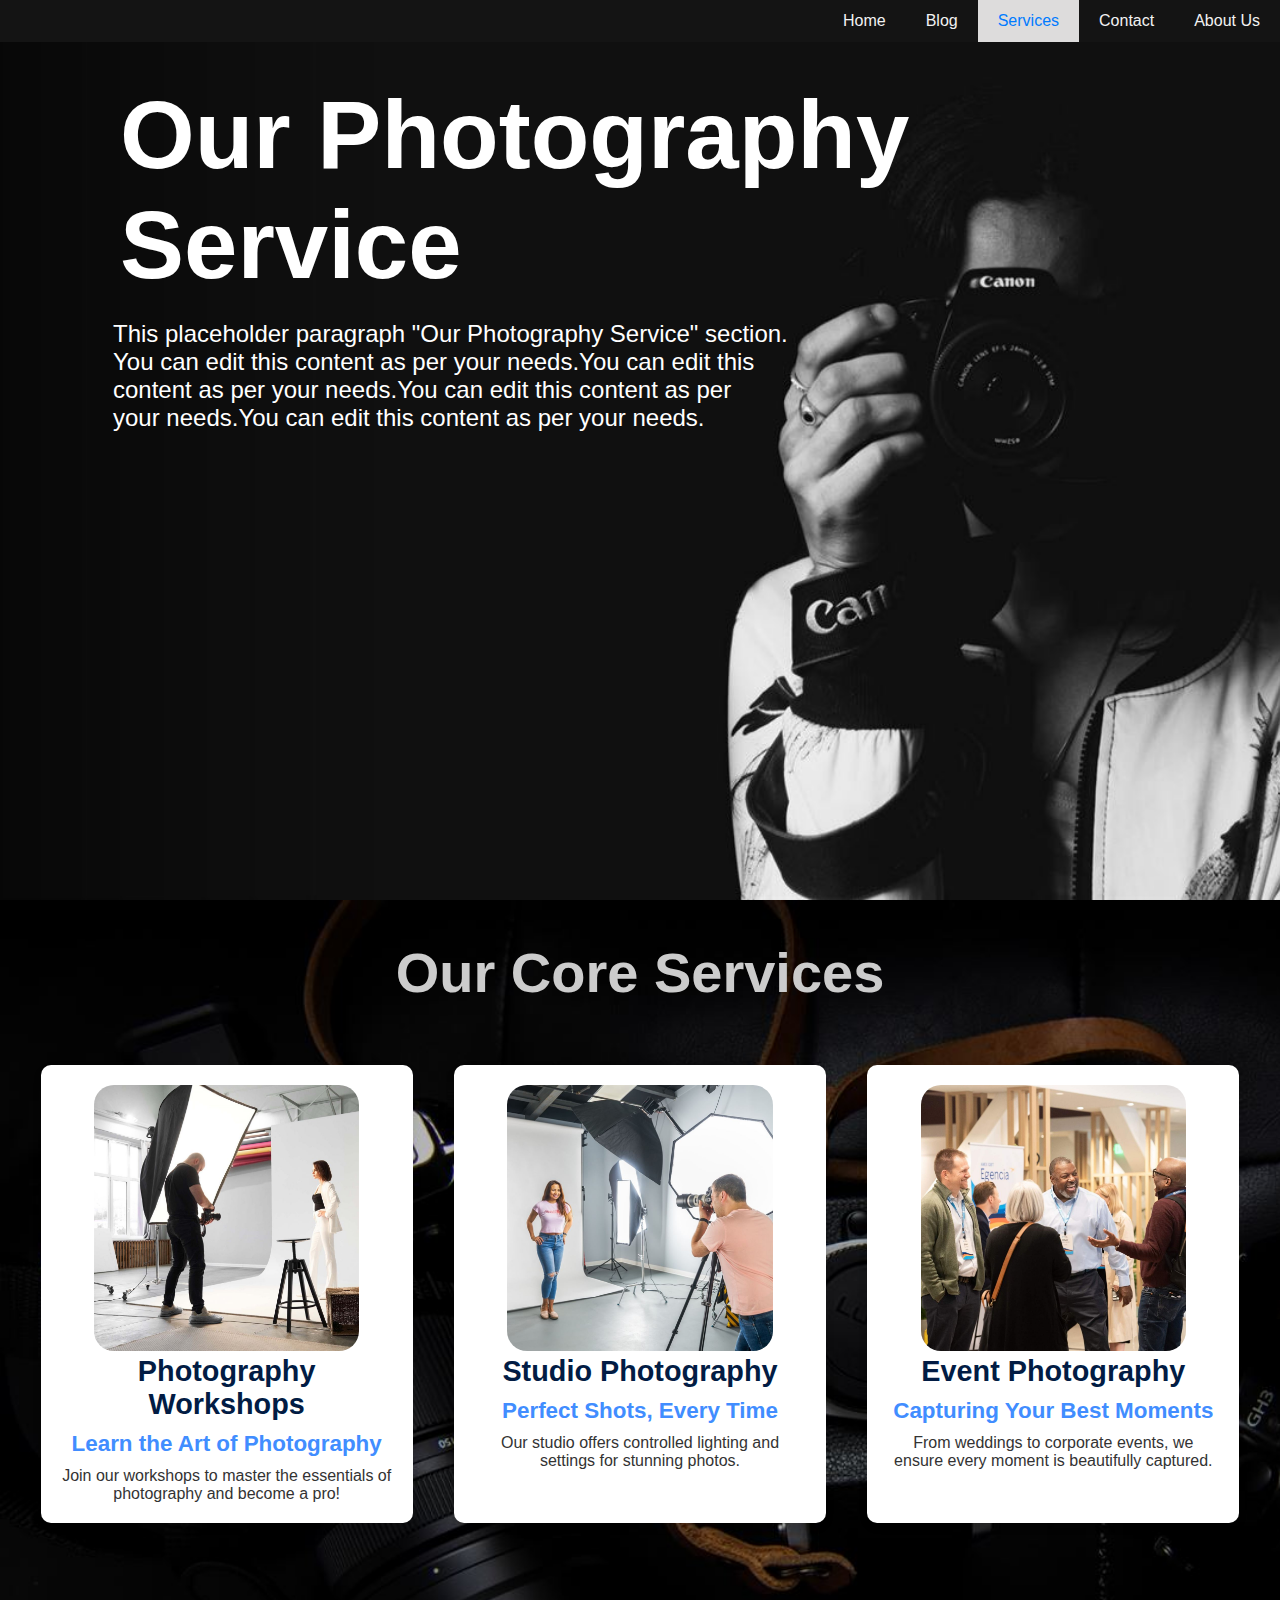
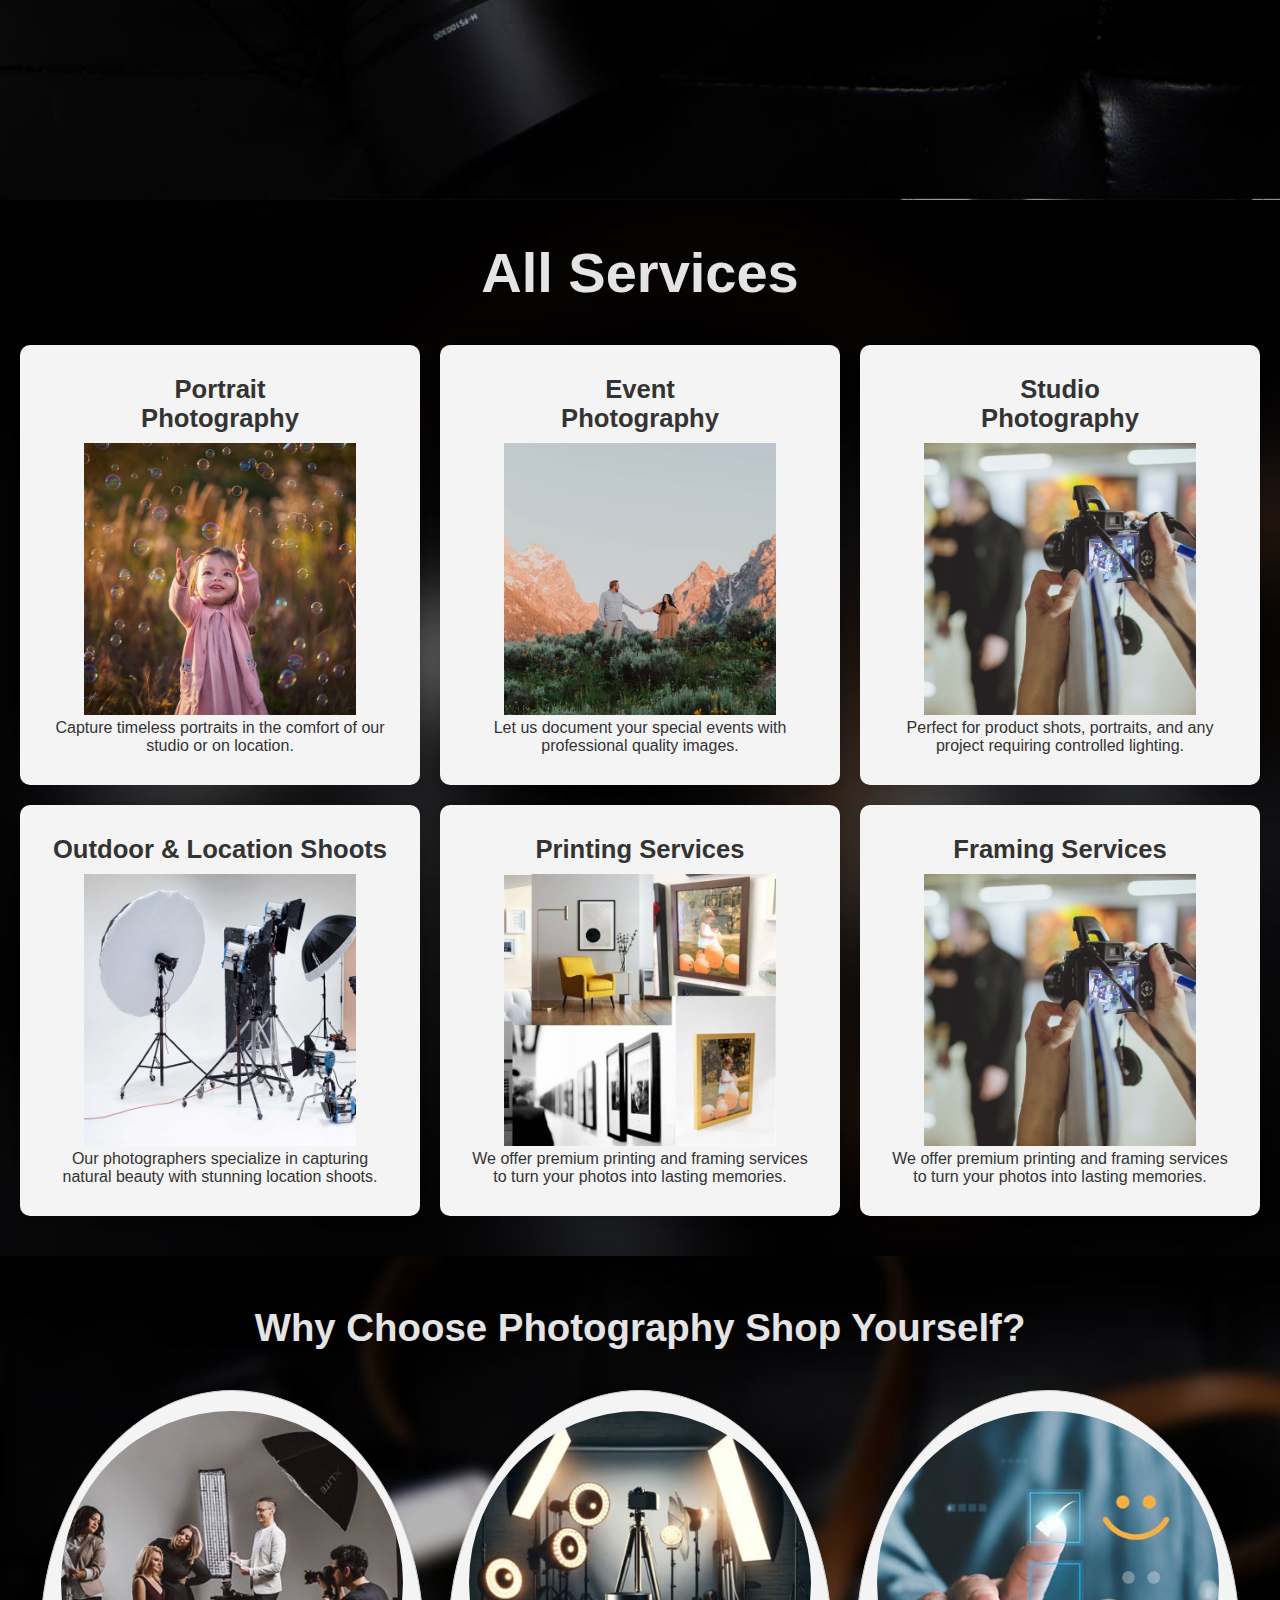
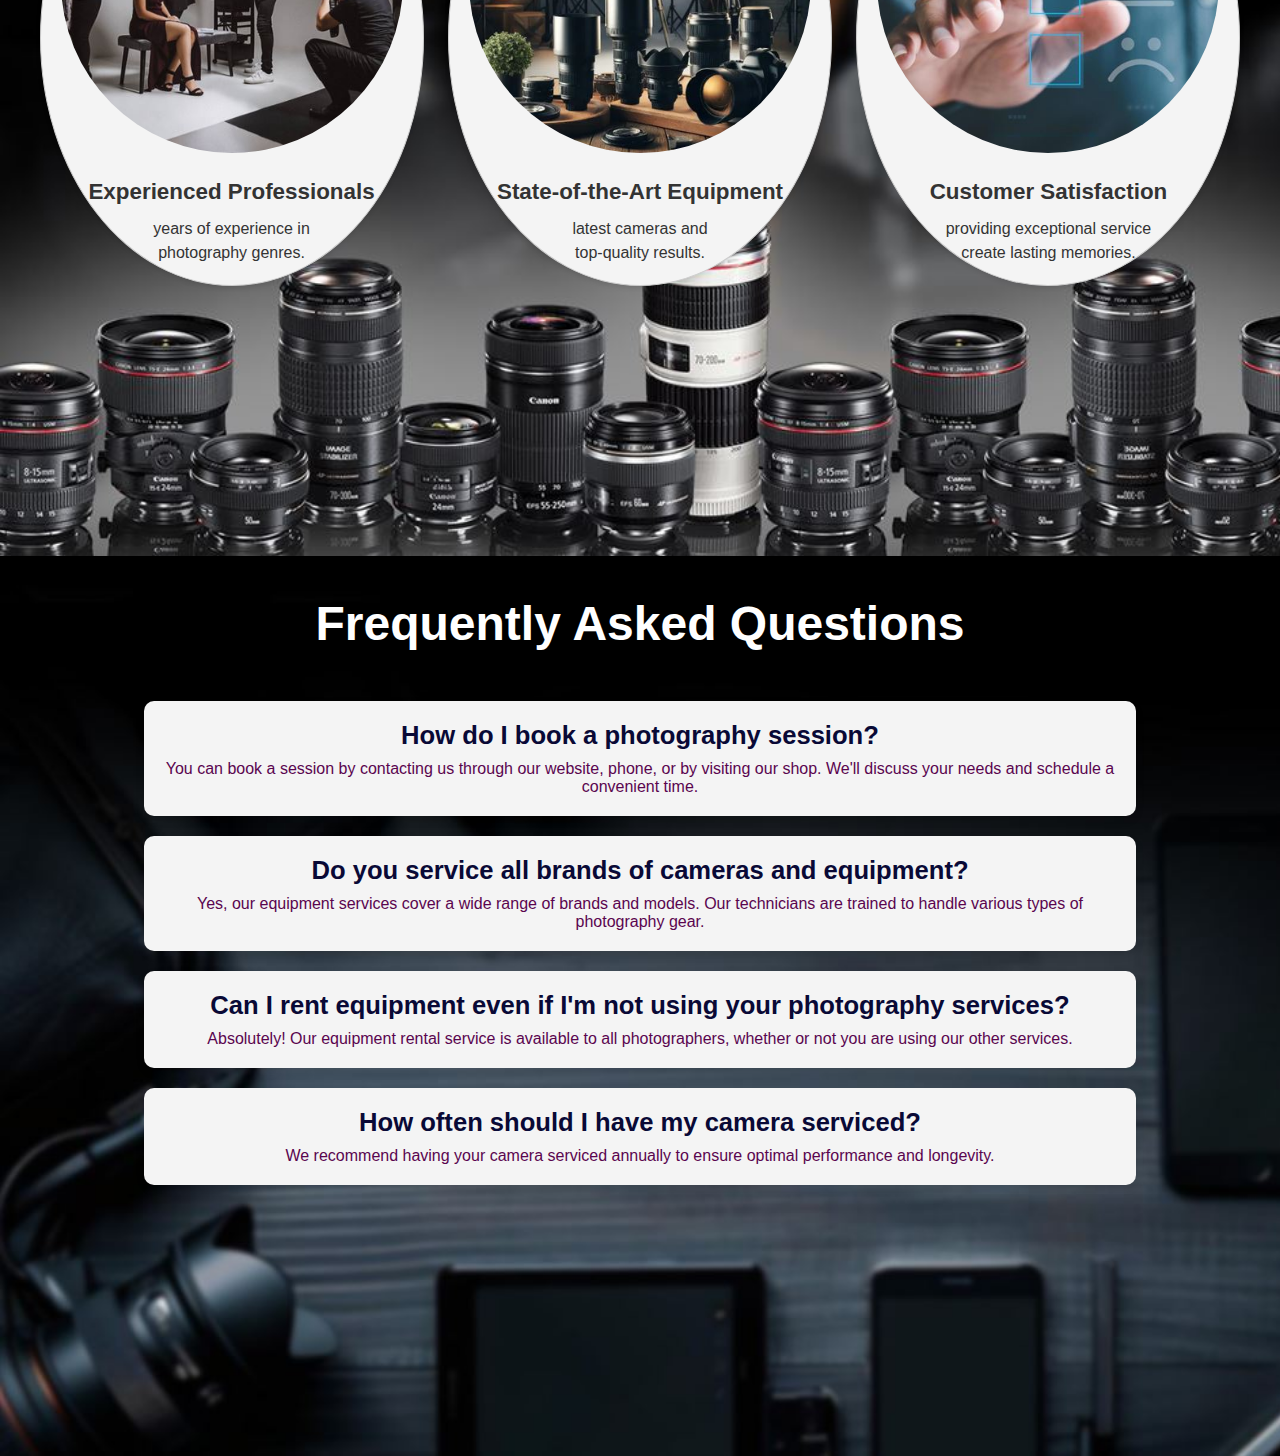
<file: services.html>
<!DOCTYPE html>
<html lang="en">
<head>
    <meta charset="UTF-8">
    <meta name="viewport" content="width=device-width, initial-scale=1.0">
    <link rel="stylesheet" href="contact_services.css">
    <title>Services</title>
</head>
<body>

    <nav>
        <a href="About.html">About Us</a>
        <a href="contact.html">Contact</a>
        <a href="services.html" class="active">Services</a>
        <a href="blog.html">Blog</a>
        <a href="index.html">Home</a>
    </nav>


    <!-- First Section with Background Image -->
    <section class="sec1">
        <div class="content">
            <h1>Our Photography <br> Service</h1>
            <p>This placeholder paragraph "Our Photography Service" section. <br>
                You can edit this content as per your needs.You can edit this <br>
                content as per your needs.You can edit this content as per <br>
                your needs.You can edit this content as per your needs.
            </p>
        </div>
    </section>
    
    <!-- Second Section -->
    <section class="sec2">
    <h2>Our Core Services</h2>
    <div class="services">
        <div class="box"> 
            <img src="SS1.jpg" alt="Photography Workshops" class="service-image" width="80%">
            <h3>Photography Workshops</h3>
            <h4>Learn the Art of Photography</h4>
            <p>Join our workshops to master the essentials of photography and become a pro!</p>
        </div>
        <div class="box">
            <img src="SS2.jpg" alt="Studio Photography" class="service-image" width="80%">
            <h3>Studio Photography</h3>
            <h4>Perfect Shots, Every Time</h4>
            <p>Our studio offers controlled lighting and settings for stunning photos.</p>
        </div>
        <div class="box">
            <img src="SS3.jpg" alt="Event Photography" class="service-image" width="80%" >
            <h3>Event Photography</h3>
            <h4>Capturing Your Best Moments</h4>
            <p>From weddings to corporate events, we ensure every moment is beautifully captured.</p>
        </div>
    </div>
</section>
    <!-- Third Section -->
    <section class="sec3">
        <h2>All Services</h2>
        <div class="all-services">
            <div class="service-box">
                <h3>Portrait <br> Photography</h3>
                <img src="F1.jpg" alt="Photography Workshops" class="service-image" width="80%">
                <p>Capture timeless portraits in the comfort of our studio or on location.</p>
            </div>
            <div class="service-box">
                <h3>Event <br> Photography</h3>
                <img src="F2.jpg" alt="Photography Workshops" class="service-image" width="80%">
                <p>Let us document your special events with professional quality images.</p>
            </div>
            <div class="service-box">
                <h3>Studio <br> Photography</h3>
                <img src="F3.jpg" alt="Photography Workshops" class="service-image" width="80%">
                <p>Perfect for product shots, portraits, and any project requiring controlled lighting.</p>
            </div> 
            <div class="service-box">
                <h3>Outdoor & Location Shoots</h3>
                <img src="F4.jpg" alt="Photography Workshops" class="service-image" width="80%">
                <p>Our photographers specialize in capturing natural beauty with stunning location shoots.</p>
            </div>
            <div class="service-box" >
                <h3>Printing Services</h3>
                <img src="F5.jpg" alt="Photography Workshops" class="service-image" width="80%">
                <p>We offer premium printing and framing services to turn your photos into lasting memories.</p>
            </div>
            <div class="service-box" >
                <h3>Framing Services</h3>
                <img src="F3.jpg" alt="Photography Workshops" class="service-image" width="80%">
                <p>We offer premium printing and framing services to turn your photos into lasting memories.</p>
            </div>
        </div>
    </section>

    <!-- Fourth Section -->
    <section class="sec4">
        <h2>Why Choose Photography Shop Yourself?</h2>
        <div class="service-box">
            <img src="T1.jpg" alt="experienced-professionals">
            <h3>Experienced Professionals</h3>
            <p>years of experience in <br>  photography genres.</p>
        </div>
        <div class="service-box">
            <img src="T2.jpg" alt="state-of-the-art-equipment">
            <h3>State-of-the-Art Equipment</h3>
            <p>latest cameras and <br> top-quality results.</p>
        </div>
        <div class="service-box">
            <img src="T3.jpg" alt="customer-satisfaction">
            <h3>Customer Satisfaction</h3>
            <p> providing exceptional service <br> create lasting memories.</p>
        </div>
    </section>

    <!-- Fifth Section -->
    <section class="sec5">
        <h2>Frequently Asked Questions</h2>
        <div class="faq">
            <div class="question">
                <h3>How do I book a photography session?</h3>
                <p>You can book a session by contacting us through our website, phone, or by visiting our shop. We'll discuss your needs and schedule a convenient time.
                </p>
            </div>
            <div class="question">
                <h3>Do you service all brands of cameras and equipment?</h3>
                <p>Yes, our equipment services cover a wide range of brands and models. Our technicians are trained to handle various types of photography gear.</p>
            </div>
            <div class="question">
                <h3>Can I rent equipment even if I'm not using your photography services?</h3>
                <p>Absolutely! Our equipment rental service is available to all photographers, whether or not you are using our other services.</p>
            </div>
            <div class="question">
                <h3>How often should I have my camera serviced?</h3>
                <p>We recommend having your camera serviced annually to ensure optimal performance and longevity.</p>
            </div>
        </div>
    </section>
</body>
</html>
</file>
<file: contact_services.css>
/* Basic Reset */

* {
    margin: 0;
    padding: 0;
    box-sizing: border-box;
}

body {
    font-family: Arial, sans-serif;
    background-color: #f4f4f4;
    color: #333;
    background-image: url(QG1.jpg);
    background-repeat: no-repeat;
    background-size: cover; /* Adjust background size for responsiveness */
    background-position: center;
}


/* Navigation Bar                   Navigation Bar                    Navigation Bar */
nav {
    background-color: #141414;
    overflow: hidden;
    position: fixed;
    z-index: 1; 
    top: 0; 
    left: 0; 
     width: 100%; 
    z-index: 999;
}

nav a {
    float: right;
    display: block;
    color: #f2f2f2;
    text-align: center;
    padding: 12px 20px;
    text-decoration: none;
    position: relative;
    transition: all 0.3s ease;
}
nav a.active {
    color: #007bff; /* Color for active link */
    background-color: #dddcdc; /* Background color for active link */
  }

nav a:hover {
    background-color: #ddd;
    color: black;
}

/* Advanced Styling */

nav a::before {
    content: "";
    position: absolute;
    top: 0;
    left: 0;
    width: 100%;
    height: 100%;
    background-color: rgba(255, 255, 255, 0.1); 
    transform: translateY(-100%); 
    transition: all 0.3s ease;
}

nav a:hover::before {
    transform: translateY(0); 
}




/* First Section with Background Image */
.sec1 {
    background: url('QG1.jpg') no-repeat center center/cover;
    height: 100vh;
    opacity: 1;
    color: white;
    padding: 80px 20px;
    text-align: center;
}


.sec1 h1 {
    font-size: 6em; /* Use em units for relative font size */
    margin-bottom: 20px;
    text-align: left;  
    margin-left: 50px; 
    padding-left: 50px;  
}

.sec1 h1:hover {
    color: rgb(173, 172, 255); 
  }

.sec1 p {
    font-size: 1.5em;
    max-width: 85%;
    margin: 0 auto;
    text-align: left;
}

.sec1 h1:hover {
    animation: zoomInBlast 0.8s ease-in-out;
}

.contact01 h1:hover {
    animation: zoomInBlast 0.8s ease-in-out;
}


@keyframes zoomInBlast {
    0% {
        transform: scale(1);
        opacity: 1;
    }
    50% {
        transform: scale(1.2);
        opacity: 0.8;
    }
    100% {
        transform: scale(1);
        opacity: 1;
    }
}
/* Second Section */
.sec2 {
    background-color: #e4e4e4;
    padding: 40px 20px;
    text-align: center;
    height: 100vh;
    background-image: url(QG2.jpg);
    background-repeat: no-repeat;
    background-size: cover;
}

.sec2 h2 {
    font-size: 3.5em;
    margin-bottom: 40px;
    color: #ccc;
}

.sec2 h2:hover {
    color: rgb(203, 224, 255); 
  }

.services {
    display: flex;
    justify-content: space-around;
    flex-wrap: wrap;
}

.box {
    background-color: #fff;
    width: 30%; /* Adjust width for smaller screens */
    margin: 20px;
    padding: 20px;
    border-radius: 10px;
    box-shadow: 0 4px 8px rgba(0, 0, 0, 0.1);
}
.box img{
    border-radius: 10px;
}

.box h3 {
    font-size: 1.8em;
    margin-bottom: 10px;
    color: rgb(2, 28, 68);
}
.box h3:hover {
    color: rgb(65, 141, 255); 
  }


.box h4 {
    font-size: 1.4em;
    margin-bottom: 10px;
    color: rgb(65, 141, 255);
}

.box p {
    font-size: 1em;
}
.box:hover {
    background-color: #e4e4e4; /* Change background color on hover */
    box-shadow: 0px 8px 16px rgba(0, 0, 0, 0.2); /* Increase shadow effect */
    transform: translateY(-5px); /* Slightly lift the box on hover */
    transition: all 0.4s ease-in-out; /* Smooth transition effect */
}

/* Third Section */
.sec3 {
    background-color: #fff;
    padding: 40px 20px;
    text-align: center;
    height: auto; 
    width: auto;/* Adjust height to be flexible */
    background-image: url(QG3.jpg);
    background-repeat: no-repeat;
    background-size: cover;
}

.sec3 h2 {
    font-size: 3.5em;
    margin-bottom: 40px;
    color: #e4e4e4;
}
.sec3 h2:hover {
    color: rgb(65, 141, 255); 
  }
.all-services {
    display: grid;
    grid-template-columns: repeat(auto-fit, minmax(250px, 1fr)); /* Adjust grid layout for different screen sizes */
    gap: 20px;
}

.service-box {
    background-color: #f4f4f4;
    padding: 30px;
    border-radius: 10px;
    box-shadow: 0 4px 8px rgba(0, 0, 0, 0.1);
    text-align: center;

}

.service-box h3 {
    font-size: 1.6em;
    margin-bottom: 10px;
}
.service-box h3:hover {
    color: rgb(65, 141, 255); 
  }
.service-box p {
    font-size: 1em;
}
.box img{
    border-radius: 20px;
}

.all-services {
    display: grid;
    grid-template-columns: repeat(3, 1fr); /* Create 3 columns */
    gap: 20px; /* Adjust the gap between boxes as needed */
    justify-content: center; /* Center the grid items horizontally */
  }
  
  .service-box {
    /* ... other styles ... */
    text-align: center; /* Center the content within each box */
  }
 
 
.service-box:hover {
    transform: scale(1.05); /* Zoom in slightly on hover */
    box-shadow: 0px 8px 16px rgba(0, 0, 0, 0.2); /* Increase shadow effect */
}
/* Fourth Section */
.sec4 {
    text-align: center;
    padding: 50px 0;
    background-image: url(QG4.jpg);
    background-repeat: no-repeat;
    background-size: cover;
}

.sec4 h2 {
    font-size: 2.4em;
    margin-bottom: 40px;
    color: #e4e4e4;
}

.sec4 h2:hover {
    color: rgb(65, 141, 255); 
  }


.sec4 .service-box {
    display: inline-block;
    width: 30%;
    margin: 0 10px;
    padding: 20px;
    border: 1px solid #ccc;
    box-shadow: 0 2px 5px rgba(0, 0, 0, 0.1);
    border-radius: 50%; /* This line adds the round shape */
    overflow: hidden; /* To hide content that overflows the circle */
  }
.sec4 .service-box img {
    width: 100%;
    margin-bottom: 20px;
    border-radius: 50%; /* Make the image also round */
}
  
.sec4 .service-box h3 {
    font-size: 1.4em;
    margin-bottom: 10px;
    padding: 2px;
}

.sec4 .service-box p {
    font-size: 1em;
    line-height: 1.5;
}




/* Fifth Section */
.sec5 {
    background-color: #fff;
    padding: 40px 20px;
    text-align: center;
    height: auto; /* Adjust height to be flexible */
    background-image: url(E4.jpg);
    background-repeat: no-repeat;
    background-size: cover;
}

.sec5 h2 {
    font-size:3em;
    margin-bottom: 40px;
    color: #ffffff;    
}
.sec5 h2:hover {
    color: rgb(65, 141, 255); 
  }

.faq {
    display: flex;
    flex-direction: column;
    align-items: center;
}

.question {
    background-color: #f4f4f4;
    padding: 20px;
    width: 80%; /* Adjust width for smaller screens */
    margin: 10px 0;
    border-radius: 10px;
    box-shadow: 0 4px 8px rgba(0, 0, 0, 0.1);
}

.question h3 {
    font-size: 1.6em;
    margin-bottom: 10px;
    color: #090936;
  }


  .sec5 h3:hover {
    animation: zoomInBlast 0.8s ease-in-out;
}


.question p {
    font-size: 1em;
    color: #5a054f;
}


/*       CONTACT PAGE            CONTACT PAGE            CONTACT PAGE        */
.contact01 {
    display: flex;
    justify-content: space-between;
    padding: 20px;
    max-width: 1980px;
    margin: 80px;
    color: #ffffff;
    background-image: url(CBG2.jpg);
    background-repeat: no-repeat;
    background-size: cover; /* Adjust background size for responsiveness */
    background-position: center;
    height: 80vh;
    font-size: 1em;
}

.contact02 h1{
    font-size: 4em;
    color: #ddd;
}
.contact02 {
    flex: 1;
    margin-right: 20px;

}
.contact02 .con_p0{
    font-size: 2em;
}
.contact02 .con_p1{
    font-size: 1.5em;
}
.contact02 .con_p2{
    font-size: 22px;
}

.contact_form {
    flex: 1;
    background: #fff;
    padding: 20px;
    border: 1px solid #ddd;
    border-radius: 5px;
    height: fit-content;
}

.group {
    margin-bottom: 15px;
}

label {
    display: block;
    margin-bottom: 5px;
    font-weight: bold;
    color: #141414;
}

input, textarea, button {
    width: 100%;
    padding: 10px;
    border: 1px solid #ccc;
    border-radius: 5px;
    box-sizing: border-box;
}

button {
    background-color: #333;
    color: #fff;
    border: none;
    cursor: pointer;
}

button:hover {
    background-color: #555;
}

@media screen and (max-width: 768px) {
    .contact01 {
        flex-direction: column; /* Ensure column layout on smaller screens */
    }
}

/* Media Queries */
@media (max-width: 768px) {
    /* Adjust styles for smaller screens, e.g., tablets */
    .sec1 h1 {
        font-size: 2em;
    }

    .sec2 h2, .sec3 h2, .sec5 h2 {
        font-size: 2em;
    }

    .box {
        width: 100%;
    }

    .all-services {
        grid-template-columns: 1fr;
    }

    .sec4 .service-box {
        width: 100%;
        margin-bottom: 20px;
    }
}

@media (max-width: 480px) {
    /* Adjust styles for smaller screens, e.g., mobile phones */
    .sec1 h1 {
        font-size: 1.6em;
    }

    .sec2 h2, .sec3 h2, .sec5 h2 {
        font-size: 1.6em;
    }
}

.sec1 {
    min-height: 100vh; /* Set a minimum height to fill the viewport */
  }
.sec2 {
    min-height: 100vh ; /* Remove fixed height for smaller screens */
  }
  .sec3 {
    min-height: 100vh; /* Set a minimum height to fill the viewport */
  }
  .sec4 {
    min-height: 100vh; /* Set a minimum height to fill the viewport */
  }
  .sec5 {
    min-height: 100vh; /* Set a minimum height to fill the viewport */
  }
  

  @media (max-width: 768px) {
    .sec1{
      min-height: auto; /* Remove min-height for smaller screens */
      padding: 20px; /* Adjust padding as needed */
    }
  }
  @media (max-width: 768px) {
    .sec3{
      min-height: auto; /* Remove min-height for smaller screens */
      padding: 20px; /* Adjust padding as needed */
    }
  }
  @media (max-width: 768px) {
    .sec4{
      min-height: auto; /* Remove min-height for smaller screens */
      padding: 20px; /* Adjust padding as needed */
    }
  }
  @media (max-width: 768px) {
    .sec5{
      min-height: auto; /* Remove min-height for smaller screens */
      padding: 20px; /* Adjust padding as needed */
    }
  }

  @media (max-width: 768px) {
    /* Section 2 */
    /* Services Section */
    .services {
      flex-direction: column; /* Stack services vertically */
      align-items: center; /* Center services horizontally */
    }
    .box {
      width: 80%; /* Make boxes wider to occupy more space */
      margin-bottom: 20px;
    }
  }
</file>
